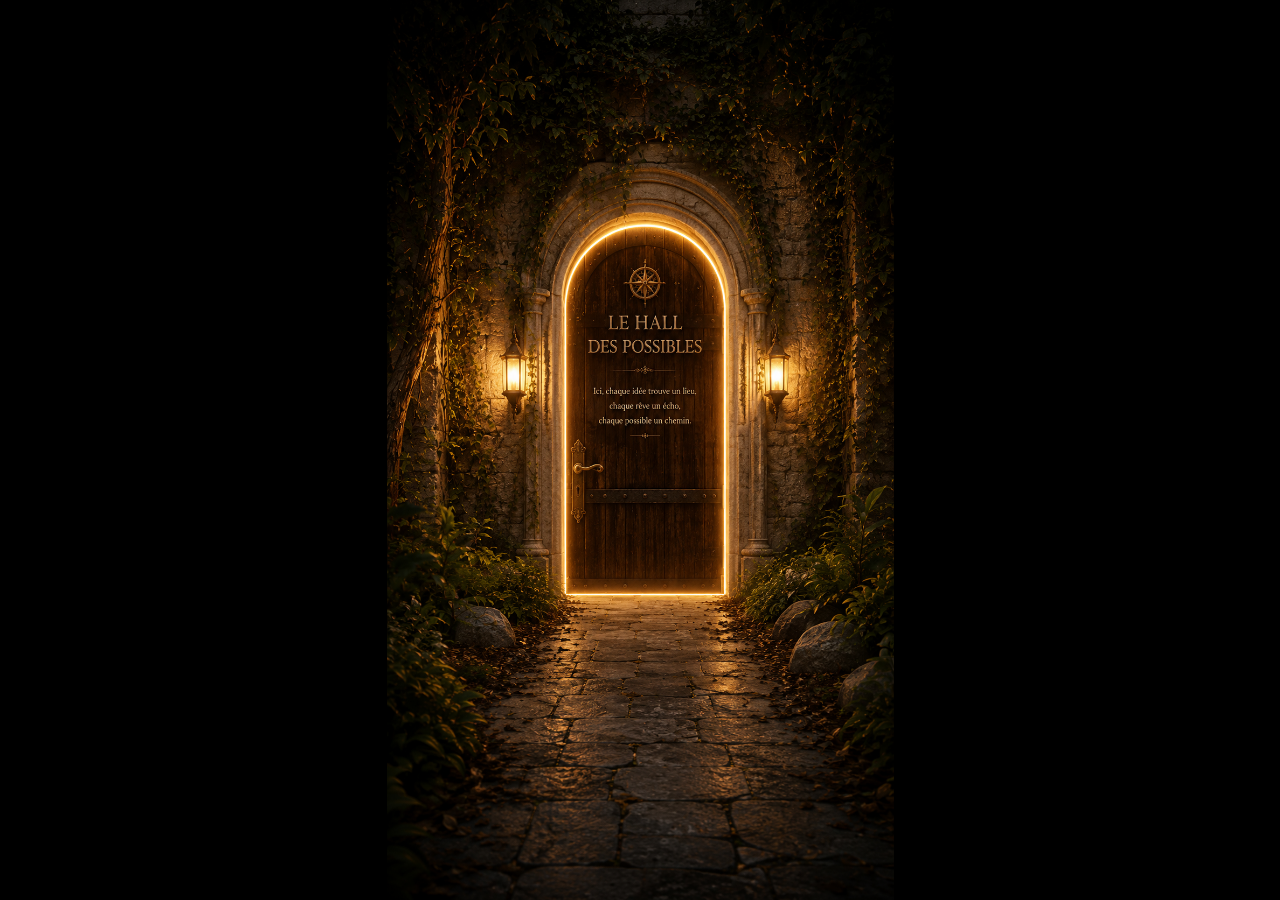
<file: index.html>
<!DOCTYPE html>
<html lang="fr">

<head>

    <meta charset="UTF-8">
    <meta name="viewport" content="width=device-width, initial-scale=1.0">

    <title>Hall des Possibles | Atelier du Seuil – Énigmes et jeux personnalisés</title>

<meta
    name="description"
    content="L'Atelier du Seuil imagine des énigmes, jeux et expériences personnalisées : chasses au trésor, parcours, mini-escape games et jeux de soirée sur mesure."
>

<script type="application/ld+json">
{
  "@context": "https://schema.org",
  "@type": "ProfessionalService",
  "name": "L'Atelier du Seuil",
  "url": "https://halldespossibles.fr/",
  "description": "Création sur mesure d'énigmes, de jeux et d'expériences personnalisées pour particuliers, familles, entreprises, écoles et associations.",
  "knowsAbout": [
    "Énigmes personnalisées",
    "Jeux personnalisés",
    "Chasses au trésor personnalisées",
    "Enquêtes personnalisées",
    "Jeux de soirée personnalisés",
    "Jeux pour anniversaires",
    "Jeux pour mariages",
    "Jeux pour familles",
    "Jeux pour enfants",
    "Jeux pour entreprises",
    "Expériences surprises personnalisées",
    "Jeux de piste",
    "Escape games personnalisés"
  ]
}
</script>
    
    <link rel="stylesheet" href="style.css">
    <link rel="stylesheet" href="bureau.css">

</head>

<body>

    <!-- Le Seuil -->
    <section id="seuil"></section>
    
    <!-- Le Hall -->
    
<main id="hall">

    <div id="hall-scene">

        <img
            id="hall-image"
            src="hall-versionfondatrice.png"
            alt="Le Hall des Possibles">

        <div id="hall-overlay"></div>

    </div>

</main>

    <!-- Le Bureau -->
<section id="bureau" hidden>

    <div id="bureau-scene">

        <img
            id="bureau-image"
            src="bureau.png"
            alt="Le Bureau de l'Atelier du Seuil"
        >

        <div id="bureau-overlay"></div>

    </div>

</section>
    
<script src="registre.js"></script>
<script src="livre-or.js"></script>
<script src="artisan.js"></script>
<script src="hall.js"></script>
<script src="courrier.js"></script>
<script src="supabase.js"></script>    
<script src="moments.js"></script>
<script src="bureau.js"></script>   
    
</body>

</html>
</file>
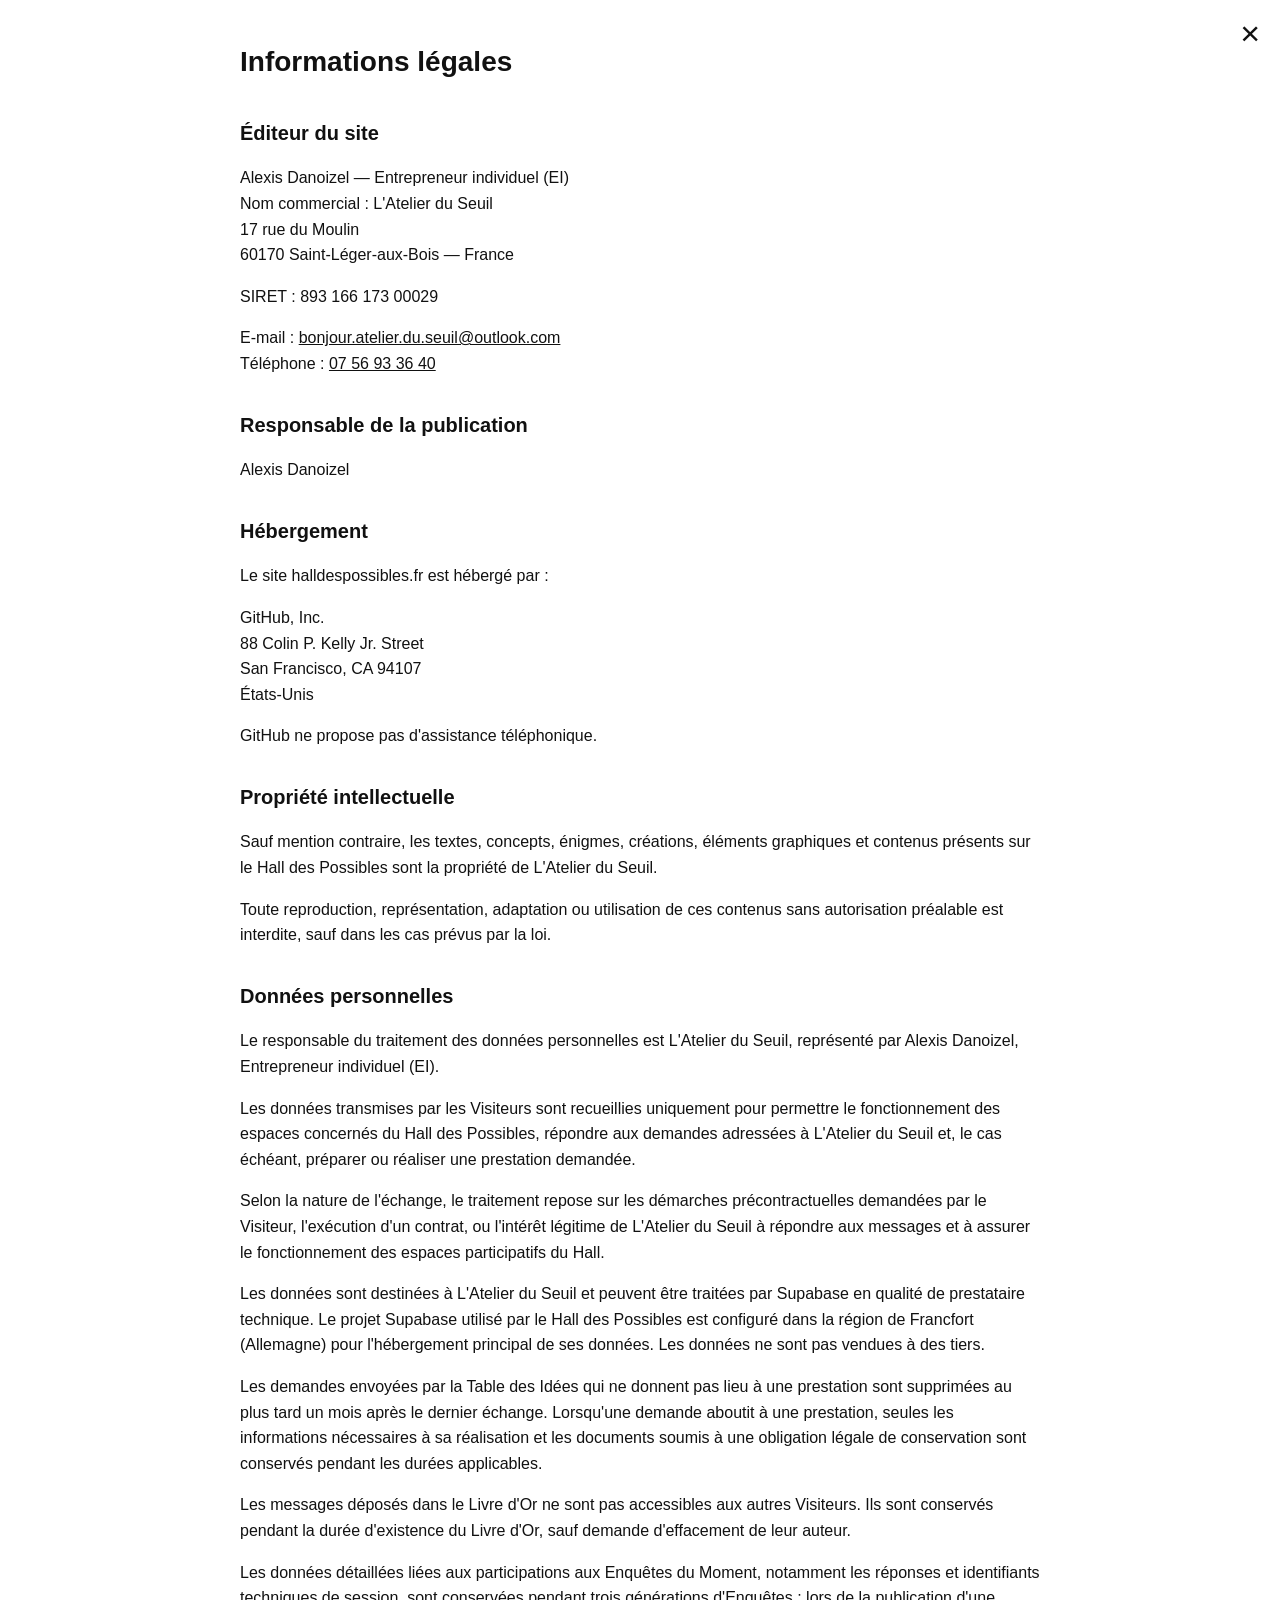
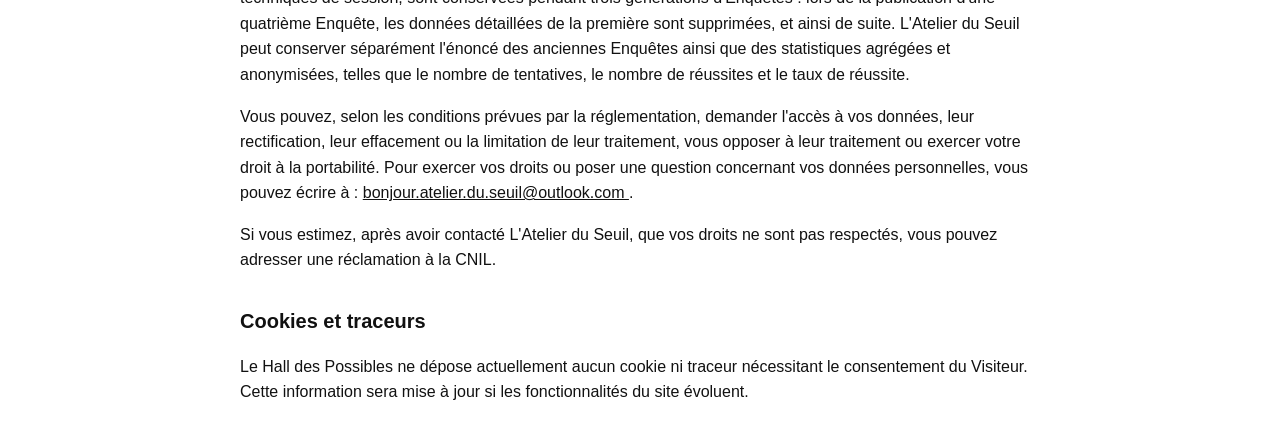
<file: informations-legales.html>
<!DOCTYPE html>
<html lang="fr">
<head>
  <meta charset="UTF-8">
  <meta name="viewport" content="width=device-width, initial-scale=1.0">
  <title>Informations légales — Hall des Possibles</title>

  <style>
    body {
      max-width: 800px;
      margin: 40px auto;
      padding: 0 20px;
      font-family: Arial, Helvetica, sans-serif;
      line-height: 1.6;
      color: #111;
      background: #fff;
    }

    h1 {
      font-size: 28px;
      margin-bottom: 30px;
    }

    h2 {
      font-size: 20px;
      margin-top: 32px;
    }

    a {
      color: #111;
    }

.fermer-informations {
    position: fixed;
    top: 16px;
    right: 20px;
    color: #111;
    text-decoration: none;
    font-family: Arial, Helvetica, sans-serif;
    font-size: 34px;
    line-height: 1;
    cursor: pointer;
}
    
  </style>

</head>

<body>

  <a href="#" class="fermer-informations" aria-label="Retour au Hall" onclick="history.back(); return false;">×</a>

  <h1>Informations légales</h1>

  <h2>Éditeur du site</h2>

  <p>
    Alexis Danoizel — Entrepreneur individuel (EI)<br>
    Nom commercial : L'Atelier du Seuil<br>
    17 rue du Moulin<br>
    60170 Saint-Léger-aux-Bois — France
  </p>

  <p>
    SIRET : 893 166 173 00029
  </p>

  <p>
    E-mail :
    <a href="mailto:bonjour.atelier.du.seuil@outlook.com">
      bonjour.atelier.du.seuil@outlook.com
    </a><br>

    Téléphone :
    <a href="tel:+33756933640">
      07 56 93 36 40
    </a>
  </p>

  <h2>Responsable de la publication</h2>

  <p>
    Alexis Danoizel
  </p>

  <h2>Hébergement</h2>

  <p>
    Le site halldespossibles.fr est hébergé par :
  </p>

  <p>
    GitHub, Inc.<br>
    88 Colin P. Kelly Jr. Street<br>
    San Francisco, CA 94107<br>
    États-Unis
  </p>

  <p>
    GitHub ne propose pas d'assistance téléphonique.
  </p>

  <h2>Propriété intellectuelle</h2>

  <p>
    Sauf mention contraire, les textes, concepts, énigmes, créations,
    éléments graphiques et contenus présents sur le Hall des Possibles
    sont la propriété de L'Atelier du Seuil.
  </p>

  <p>
    Toute reproduction, représentation, adaptation ou utilisation
    de ces contenus sans autorisation préalable est interdite,
    sauf dans les cas prévus par la loi.
  </p>

  <h2>Données personnelles</h2>

  <p>
    Le responsable du traitement des données personnelles est
    L'Atelier du Seuil, représenté par Alexis Danoizel, Entrepreneur individuel (EI).
  </p>

  <p>
    Les données transmises par les Visiteurs sont recueillies uniquement
    pour permettre le fonctionnement des espaces concernés du Hall des Possibles,
    répondre aux demandes adressées à L'Atelier du Seuil et, le cas échéant,
    préparer ou réaliser une prestation demandée.
  </p>

  <p>
    Selon la nature de l'échange, le traitement repose sur les démarches
    précontractuelles demandées par le Visiteur, l'exécution d'un contrat,
    ou l'intérêt légitime de L'Atelier du Seuil à répondre aux messages
    et à assurer le fonctionnement des espaces participatifs du Hall.
  </p>

  <p>
    Les données sont destinées à L'Atelier du Seuil et peuvent être traitées
    par Supabase en qualité de prestataire technique. Le projet Supabase utilisé
    par le Hall des Possibles est configuré dans la région de Francfort (Allemagne)
    pour l'hébergement principal de ses données.
    Les données ne sont pas vendues à des tiers.
  </p>

  <p>
    Les demandes envoyées par la Table des Idées qui ne donnent pas lieu à une
    prestation sont supprimées au plus tard un mois après le dernier échange.
    Lorsqu'une demande aboutit à une prestation, seules les informations nécessaires
    à sa réalisation et les documents soumis à une obligation légale de conservation
    sont conservés pendant les durées applicables.
  </p>

  <p>
    Les messages déposés dans le Livre d'Or ne sont pas accessibles aux autres
    Visiteurs. Ils sont conservés pendant la durée d'existence du Livre d'Or,
    sauf demande d'effacement de leur auteur.
  </p>

  <p>
    Les données détaillées liées aux participations aux Enquêtes du Moment,
    notamment les réponses et identifiants techniques de session, sont conservées
    pendant trois générations d'Enquêtes : lors de la publication d'une quatrième
    Enquête, les données détaillées de la première sont supprimées, et ainsi de suite.
    L'Atelier du Seuil peut conserver séparément l'énoncé des anciennes Enquêtes
    ainsi que des statistiques agrégées et anonymisées, telles que le nombre de
    tentatives, le nombre de réussites et le taux de réussite.
  </p>

  <p>
    Vous pouvez, selon les conditions prévues par la réglementation, demander
    l'accès à vos données, leur rectification, leur effacement ou la limitation
    de leur traitement, vous opposer à leur traitement ou exercer votre droit
    à la portabilité. Pour exercer vos droits ou poser une question concernant
    vos données personnelles, vous pouvez écrire à :
    <a href="mailto:bonjour.atelier.du.seuil@outlook.com">
      bonjour.atelier.du.seuil@outlook.com
    </a>.
  </p>

  <p>
    Si vous estimez, après avoir contacté L'Atelier du Seuil, que vos droits
    ne sont pas respectés, vous pouvez adresser une réclamation à la CNIL.
  </p>

  <h2>Cookies et traceurs</h2>

  <p>
    Le Hall des Possibles ne dépose actuellement aucun cookie ni traceur
    nécessitant le consentement du Visiteur. Cette information sera mise à jour
    si les fonctionnalités du site évoluent.
  </p>

</body>
</html>
</file>
<file: style.css>
/* ==========================================================
   LE HALL DES POSSIBLES
   VERSION FONDATRICE - V1.0.0
   ========================================================== */

*{
    margin:0;
    padding:0;
    box-sizing:border-box;
}

html,
body{
    width:100%;
    height:100%;
    overflow:hidden;
    background:#000;
    font-family:Georgia, serif;
}

#hall{
    position:fixed;
    inset:0;
    overflow:hidden;
    background:#000;
}

#hall-scene{

    position:absolute;

    inset:0;

    display:flex;

    justify-content:center;

    align-items:center;

}

#hall-image{

    display:block;

    max-width:100%;

    max-height:100%;

    object-fit:contain;

    user-select:none;

    -webkit-user-drag:none;

    pointer-events:none;

}

#hall-overlay{

    position:absolute;

    width:100%;

    height:100%;

    pointer-events:none;

}

.hall-element{
    position:absolute;
    pointer-events:auto;
}

#asmep{

   display: none;

    position:absolute;

    user-select:none;

    -webkit-user-drag:none;
}

#fenetre-seuil{

    position:fixed;

    inset:0;

   display:flex;
justify-content:center;
align-items:center;

    background:rgba(0,0,0,.70);

    z-index:1000;

}

#registre-seuil{

    width:min(92vw,760px);

    height:min(80vh,700px);

    margin:auto;

    padding:40px;

    overflow-y:auto;

    background:#efe5c8;

    border:10px solid #5d4125;

    border-radius:6px;

    box-shadow:0 0 40px rgba(0,0,0,.60);

}

#registre-seuil h2{

    text-align:center;

    margin-bottom:30px;

    color:#4b321c;

}

#registre-seuil p{

    line-height:1.8;

    text-align:justify;

    color:#2d2116;

}

#ouvrir-registre{

    display:block;

    margin:40px auto 0;

    padding:14px 28px;

    border:none;

    border-radius:4px;

    background:#6a4929;

    color:#f6eed8;

    font-size:16px;

    cursor:pointer;
}

#ouvrir-registre:hover{

    background:#81552f;
}

#registre-seuil textarea{

    width:100%;

    margin-top:15px;

    padding:15px;

    font-size:16px;

    font-family:Georgia, serif;

    border:1px solid #8b6a48;

    background:#faf4e7;

    resize:vertical;

    box-sizing:border-box;

}

.retour-hall{

    background:none;

    border:none;

    color:#6a4929;

    font-size:15px;

    font-style:italic;

    cursor:pointer;

    margin-bottom:20px;

    padding:0;

}

.retour-hall:hover{

    text-decoration:underline;

}

#seuil{

    position:fixed;

    inset:0;

    background-image:url("porte-seuil-allée.png");

    background-repeat:no-repeat;

    background-position:center;

    background-size:contain;

    background-color:#000;

    z-index:5000;

}

/* ==========================================================
   PIERRE N°12
   LIVRE D'OR
   ========================================================== */

#livre-fond{

    position:fixed;
    inset:0;

    display:flex;
    justify-content:center;
    align-items:center;

    background:rgba(0,0,0,.75);

    z-index:9999;

}

#livre{

    position:relative;

    display:flex;
    justify-content:center;
    align-items:center;

    width:min(82vw,820px);

    max-height:82vh;

}

#livre-image{

    display:block;

    width:100%;

}

/* ==========================================================
   PAGE DROITE
   ========================================================== */

#zone-plume{

    position:absolute;

    top:0;

    right:0;

    width:50%;

    height:100%;

    background:transparent;

    border:none;

    cursor:pointer;

}

/* ==========================================================
   CHAMPS DU LIVRE D'OR
   ========================================================== */

#trace-nom{

    position:absolute;

    top:17%;
    left:12%;

    width:30%;

    border:none;
    outline:none;

    background:transparent;

    font-family:Georgia, serif;
    font-size:20px;
    color:#3b2b1d;

}

#trace-message{

    position:absolute;

    top:28%;
    left:12%;

    width:33%;
    height:46%;

    resize:none;

    border:none;
    outline:none;

    background:transparent;

    font-family:Georgia, serif;
    font-size:18px;
    line-height:1.6;
    color:#3b2b1d;

}

/* ==========================================================
   PAGE FINALE DU LIVRE D'OR
   ========================================================== */

#trace-remerciement{

    position:absolute;

    top:24%;
    left:10%;

    width:34%;

    font-family:Georgia, serif;
    font-size:1vw;
    line-height:1.8;

    color:#5a4a39;

    text-align:center;

}

#zone-fermer-livre{

    position:absolute;

    top:0;
    right:0;

    width:50%;
    height:100%;

    cursor:pointer;

    background:transparent;

}

#reflexion-du-seuil {
    position:absolute;
    left:50%;
    top:50%;
    transform:translate(-50%,-50%) rotate(-0.6deg);

    width:min(84vw,620px);
    min-height:300px;

    padding:58px 64px 54px;

    z-index:9999;
    overflow:hidden;

    color:#3b2a1d;

    background:
        radial-gradient(circle at 18% 20%, rgba(102,67,32,.11), transparent 24%),
        radial-gradient(circle at 84% 78%, rgba(102,67,32,.08), transparent 27%),
        linear-gradient(145deg,#d8bd87 0%,#cdae72 58%,#b99159 100%);

    border:1px solid rgba(91,61,31,.48);
    border-radius:5px 9px 6px 8px;

    box-shadow:
        0 16px 42px rgba(0,0,0,.55),
        inset 0 0 34px rgba(94,55,20,.16);

    isolation:isolate;
}

#reflexion-du-seuil[hidden] {
    display:none;
}

#reflexion-du-seuil::before {
    content:"";
    position:absolute;
    inset:13%;
    z-index:-1;

    background:url("logo-atelier-du-seuil.png") center/contain no-repeat;
    opacity:.07;
    filter:sepia(.7) saturate(.6) contrast(.9);
    pointer-events:none;
}

#reflexion-du-seuil::after {
    content:"";
    position:absolute;
    inset:0;
    z-index:-1;
    pointer-events:none;

    background:
        repeating-linear-gradient(0deg, transparent 0 5px, rgba(71,43,19,.025) 6px),
        linear-gradient(90deg, rgba(255,248,220,.09), transparent 18%, transparent 82%, rgba(83,49,20,.08));
}

.reflexion-texte {
    position:relative;
    z-index:1;

    margin:0;
    max-width:100%;

    font-family:"Segoe Print", "Bradley Hand", "Comic Sans MS", "URW Chancery L", cursive;
    font-size:clamp(21px,3.6vw,34px);
    line-height:1.55;
    letter-spacing:.015em;
    font-weight:400;

    color:#3c2a1c;
    text-shadow:0 .35px rgba(45,28,15,.35);
}

#reflexion-fermer {
    position:absolute;
    top:12px;
    right:14px;
    z-index:2;

    width:34px;
    height:34px;
    padding:0;

    border:1px solid rgba(80,50,27,.5);
    border-radius:50%;
    background:rgba(64,42,24,.86);

    color:#efe1bd;
    font:28px/30px Georgia,serif;
    cursor:pointer;

    box-shadow:0 2px 5px rgba(0,0,0,.28);
}

#reflexion-fermer:hover {
    background:rgba(77,49,27,.96);
}

#reflexion-du-seuil:not([hidden]) {
    animation:deployer-reflexion .24s ease-out both;
}

@keyframes deployer-reflexion {
    from {
        opacity:0;
        transform:translate(-50%,-48%) rotate(-0.6deg) scale(.96);
    }
    to {
        opacity:1;
        transform:translate(-50%,-50%) rotate(-0.6deg) scale(1);
    }
}

@media(max-width:700px) {
    #reflexion-du-seuil {
        width:min(86vw,620px);
        min-height:270px;
        padding:48px 38px 42px;
    }

    .reflexion-texte {
        font-size:clamp(20px,5.4vw,29px);
        line-height:1.5;
    }
}


/* ==========================================================
   ENQUÊTE DU MOMENT
   ========================================================== */
#enveloppe-enquete{
    position:absolute;
    aspect-ratio:1.48/1;
    padding:0;
    border:0;
    background:transparent;
    cursor:pointer;
    z-index:120;

    /* Posée, pas affichée : très légère perspective et ombre de contact. */
    transform:translate(-50%,-50%) rotate(-6deg) skewX(-2deg) scaleY(.92);
    transform-origin:center bottom;
    filter:drop-shadow(2px 3px 2px rgba(0,0,0,.56));
    transition:transform .22s ease,filter .22s ease;
}

#enveloppe-enquete:hover{
    /* Le Seuil n'appelle pas : l'objet réagit à peine lorsqu'on le découvre. */
    transform:translate(-50%,-51%) rotate(-5deg) skewX(-2deg) scaleY(.93);
    filter:drop-shadow(2px 4px 2px rgba(0,0,0,.60));
}

.enveloppe-corps{
    position:absolute;
    inset:0;
    display:block;
    overflow:hidden;
    border:1px solid rgba(91,61,31,.38);
    border-radius:1px;
    background:
    linear-gradient(155deg, rgba(255,246,219,.15), transparent 34%),
    linear-gradient(145deg, #75614a 0%, #66513c 54%, #513d2c 100%);
    box-shadow:
        inset 0 0 9px rgba(76,45,17,.18),
        inset 0 1px rgba(255,244,211,.32),
        0 1px 0 rgba(54,32,14,.25);
}

/* Petites irrégularités de papier : visibles seulement lorsqu'on regarde. */
.enveloppe-corps::before,
.enveloppe-corps::after{
    content:"";
    position:absolute;
    bottom:-36%;
    width:72%;
    height:90%;
    background:linear-gradient(160deg,#5d4935,#443326);
    border-top:1px solid rgba(93,61,28,.18);
}
.enveloppe-corps::before{left:-23%;transform:rotate(35deg)}
.enveloppe-corps::after{right:-23%;transform:rotate(-35deg)}

.enveloppe-rabat{
    position:absolute;
    left:7%;
    right:7%;
    top:-35%;
    height:82%;
    background: linear-gradient(145deg,#6b5740,#4b3828);
    border:1px solid rgba(90,59,28,.18);
    transform:rotate(45deg);
}

.enveloppe-logo{
    position:absolute;
    left:50%;
    top:53%;
    transform:translate(-50%,-50%);
    z-index:4;
    width:22%;
    height:auto;
    opacity:.58;
    mix-blend-mode:multiply;
    filter:sepia(.42) saturate(.76) contrast(.90) brightness(.90);
}

.enveloppe-sceau{display:none;position:absolute;left:50%;top:49%;transform:translate(-50%,-50%);z-index:7;width:30%;aspect-ratio:1;align-items:center;justify-content:center;border-radius:50%;background:radial-gradient(circle at 38% 32%,#a84c3e,#6e211d 72%);border:2px solid #5b1917;box-shadow:0 2px 5px rgba(0,0,0,.45);color:#d9a18e;font-size:clamp(7px,.72vw,14px);font-weight:bold;}
#enveloppe-enquete.est-classee .enveloppe-logo{display:none} #enveloppe-enquete.est-classee .enveloppe-sceau{display:flex} #enveloppe-enquete.est-classee{cursor:default} #enveloppe-enquete.vient-detre-classee .enveloppe-sceau{animation:poser-sceau .5s ease-out both}
@keyframes poser-sceau{0%{transform:translate(-50%,-50%) scale(1.8);opacity:0}70%{transform:translate(-50%,-50%) scale(.92);opacity:1}100%{transform:translate(-50%,-50%) scale(1);opacity:1}}

#enquete-fond{position:fixed;inset:0;display:flex;justify-content:center;align-items:center;padding:5vh 4vw;background:rgba(0,0,0,.78);z-index:12000;perspective:1200px;}
#enquete-scene-enveloppe{position:absolute;width:min(62vw,440px);aspect-ratio:1.48/1;z-index:3;transform-style:preserve-3d;pointer-events:none;}
.enveloppe-grand-format{position:absolute;inset:0;transform-style:preserve-3d;}
.face{position:absolute;inset:0;backface-visibility:hidden;border:1px solid #b8b3a7;border-radius:4px;background:linear-gradient(145deg,#eee4cc,#d8c9a8);box-shadow:0 18px 45px rgba(0,0,0,.5);overflow:hidden;}
.face-dos{transform:rotateY(180deg);overflow:visible;}
.logo-grand-format{position:absolute;width:31%;height:auto;left:50%;top:50%;transform:translate(-50%,-50%);mix-blend-mode:multiply;}
.poche-grand-format{position:absolute;inset:0;overflow:hidden;background:linear-gradient(145deg,#eee4cc,#d8c9a8);clip-path:polygon(0 30%,50% 66%,100% 30%,100% 100%,0 100%);z-index:3;}
.rabat-grand-format{position:absolute;left:0;right:0;top:0;height:62%;background:#e9ddc2;clip-path:polygon(0 0,100% 0,50% 100%);transform-origin:top center;z-index:4;backface-visibility:visible;}
#enquete-feuille{position:relative;z-index:2;width:min(90vw,720px);max-height:86vh;overflow:auto;padding:clamp(30px,5vw,58px);background:#e9d8ad;color:#382817;border:1px solid #9a7647;box-shadow:0 20px 70px rgba(0,0,0,.65),inset 0 0 50px rgba(99,64,28,.12);opacity:0;transform:translateY(16%) scale(.56);}
#enquete-feuille::after{content:"";pointer-events:none;position:absolute;inset:0;opacity:.16;background:repeating-linear-gradient(0deg,transparent 0 5px,rgba(78,48,19,.06) 6px)}
#enquete-fermer{position:absolute;right:18px;top:12px;z-index:2;border:0;background:none;color:#725431;font:30px Georgia,serif;cursor:pointer}
#enquete-categorie{position:relative;z-index:1;margin-bottom:10px;font-size:12px;letter-spacing:.24em;text-transform:uppercase;color:#765b39}
#enquete-titre{position:relative;z-index:1;margin:0 0 32px;font-size:clamp(22px,4vw,34px);font-weight:normal;color:#3b2918}
#enquete-contenu{position:relative;z-index:1;min-height:150px;white-space:pre-wrap;font-size:clamp(16px,2.2vw,20px);line-height:1.8}
#enquete-formulaire{position:relative;z-index:1;margin-top:34px} #enquete-formulaire label{display:block;margin-bottom:8px;font-size:14px;font-style:italic;color:#6d5131}
#enquete-proposition,#enquete-visiteur{width:100%;padding:10px 4px;border:0;border-bottom:1px solid #745432;outline:none;background:transparent;color:#332313;font:18px Georgia,serif}
#enquete-confier,#enquete-choix button{border:0;background:none;color:#604321;font:italic 16px Georgia,serif;cursor:pointer} #enquete-confier{display:block;margin:26px auto 0} #enquete-choix{position:relative;z-index:1;margin-top:42px;text-align:center} #enquete-choix button{display:block;margin:18px auto} #enquete-confier:hover,#enquete-choix button:hover{text-decoration:underline}

/* Ouverture complète : 1,8 seconde. */
.anime-ouverture #enquete-scene-enveloppe{animation:scene-entree 1.8s ease both}
.anime-ouverture .enveloppe-grand-format{animation:retourner-enveloppe 1.8s ease both}
.anime-ouverture .rabat-grand-format{animation:ouvrir-rabat 1.8s ease both}
.anime-ouverture #enquete-feuille{animation:sortir-feuille 1.8s ease both}
@keyframes scene-entree{0%{transform:scale(.34);opacity:0}12%{transform:scale(.72);opacity:1}72%{opacity:1}100%{transform:scale(1);opacity:0}}
@keyframes retourner-enveloppe{0%,18%{transform:rotateY(0)}45%,100%{transform:rotateY(180deg)}}
@keyframes ouvrir-rabat{0%,48%{transform:rotateX(0)}70%,100%{transform:rotateX(178deg);z-index:1}}
@keyframes sortir-feuille{0%,58%{opacity:0;transform:translateY(16%) scale(.56)}66%{opacity:1}100%{opacity:1;transform:translateY(0) scale(1)}}

/* Fermeture sans classement : même geste en sens inverse, 1,8 seconde. */
.anime-fermeture #enquete-scene-enveloppe,.anime-classement #enquete-scene-enveloppe{animation:scene-sortie 1.8s ease both}
.anime-fermeture .enveloppe-grand-format,.anime-classement .enveloppe-grand-format{animation:retourner-enveloppe-fermeture 1.8s ease both}
.anime-fermeture .rabat-grand-format,.anime-classement .rabat-grand-format{animation:fermer-rabat 1.8s ease both}
.anime-fermeture #enquete-feuille,.anime-classement #enquete-feuille{animation:rentrer-feuille 1.8s ease both}
@keyframes rentrer-feuille{0%{opacity:1;transform:translateY(0) scale(1)}38%{opacity:1;transform:translateY(16%) scale(.56)}46%,100%{opacity:0;transform:translateY(16%) scale(.56)}}
@keyframes fermer-rabat{0%,38%{transform:rotateX(178deg);z-index:1}62%,100%{transform:rotateX(0);z-index:4}}
@keyframes retourner-enveloppe-fermeture{0%,58%{transform:rotateY(180deg)}82%,100%{transform:rotateY(0)}}
@keyframes scene-sortie{0%{transform:scale(1);opacity:0}20%{opacity:1}82%{transform:scale(.72);opacity:1}100%{transform:scale(.34);opacity:0}}

@media(max-width:700px){#enquete-feuille{padding:34px 26px}#enquete-contenu{min-height:120px}#enquete-scene-enveloppe{width:min(78vw,420px)}}


#papier-reflexion {
    position: absolute;

    width: 9px;
    height: 14px;

    padding: 0;
    border: 1px solid rgba(90, 63, 35, 0.38);

    background:
        linear-gradient(
            145deg,
            #9b8058 0%,
            #846943 55%,
            #6f5435 100%
        );

    box-shadow:
        0 2px 3px rgba(0, 0, 0, 0.5),
        inset 0 0 5px rgba(91, 58, 24, 0.2);

    transform: rotate(-3deg) scaleX(0.18);
    transform-origin: center bottom;

    cursor: pointer;
    z-index: 120;

    pointer-events: auto;

    opacity: 0.92;
}

/* ==========================================================
   INFORMATIONS LÉGALES
   ========================================================== */

#pages-jaunes {
    height: auto;
    user-select: none;
    -webkit-user-drag: none;

    filter: drop-shadow(2px 3px 3px rgba(0, 0, 0, 0.55));

    transition:
        transform 0.18s ease,
        filter 0.18s ease;
}

#pages-jaunes:hover {
    transform: rotate(-5deg) scale(1.03) !important;
    filter: drop-shadow(3px 5px 4px rgba(0, 0, 0, 0.65));
}

/* ==========================================================
   RESPIRATION D'ASMEP
   ========================================================== */

.asmep-respire{

    animation: respirationASMEP 4s ease-in-out infinite;

}

@keyframes respirationASMEP{

    0%{

        transform:translateY(0px);

    }

    50%{

        transform:translateY(-2px);

    }

    100%{

        transform:translateY(0px);

    }

}

/* ==========================================================
   AJUSTEMENTS PC UNIQUEMENT
   Pages Jaunes + Réflexion du Moment
   Le rendu téléphone reste inchangé.
   ========================================================== */
@media (min-width: 701px) {

    /* Informations : posées sur la table basse */
    #pages-jaunes {
        left: 73% !important;
        top: 77% !important;
        transform: rotate(-5deg) !important;
    }

    /* Réflexion : même zone, mais réellement visible et cliquable */
    #papier-reflexion {
        width: 18px;
        height: 26px;
        transform: rotate(-3deg) scaleX(0.58);
        opacity: 1;
        z-index: 180;
    }
}

/* ==========================================================
   EXPÉRIENCE MOBILE DU HALL
   Entrer dans la pièce et regarder autour de soi
   ========================================================== */

@media (max-width: 700px) {

    #hall {
        touch-action: none;
    }

    #hall-scene {
        --hall-pan-x: 0px;

        transform:
            translateX(var(--hall-pan-x))
            scale(2.1);

        transform-origin: center center;

        will-change: transform;
    }
}

/* ==========================================================
   ENQUÊTE DU MOMENT — VISIBILITÉ MOBILE
   ========================================================== */

@media (max-width: 700px) {

    #enveloppe-enquete {
        transform:
            translate(-50%, -50%)
            rotate(-6deg)
            skewX(-2deg)
            scale(1.25);

        filter:
            brightness(1.22)
            drop-shadow(3px 4px 3px rgba(0,0,0,.68));
    }
}

/* ==========================================================
   ACCÈS AU BUREAU
   ========================================================== */

#panneau-bureau {
    position: absolute;

    transform:
        translate(-50%, -50%)
        rotate(-1.5deg);

    padding: 4px 8px 4px;

    border: 1px solid #725632;
    border-radius: 1px;

    background:
        linear-gradient(
            145deg,
            #29231b,
            #17130f 65%,
            #0e0c09
        );

    color: #c5a36a;

    font-family: Georgia, serif;

    cursor: pointer;

    z-index: 160;

    box-shadow:
        2px 4px 6px rgba(0,0,0,.65),
        inset 0 0 8px rgba(185,145,79,.08);

    transition: filter .18s ease;
}

#panneau-bureau:hover {
    filter: brightness(1.12);
}

.panneau-bureau-titre {
    display: block;

    font-size: clamp(7px, 0.6vw, 10px);

    letter-spacing: 0.10em;
}

.panneau-bureau-indication {
    display: block;

    margin-top: 2px;

    font-size: clamp(7px, 0.55vw, 9px);

    line-height: 1;
}

@media (max-width: 700px) {

    #panneau-bureau {
        padding: 2px 4px;

        transform:
            translate(-50%, -50%)
            rotate(-1.5deg)
            scale(0.45);
    }

    #panneau-bureau:hover {
        filter: brightness(1.12);
    }

    .panneau-bureau-titre {
        font-size: 8px;
        letter-spacing: 0.10em;
    }

    .panneau-bureau-indication {
        margin-top: 1px;
        font-size: 7px;
    }
}
</file>
<file: bureau.css>
/* ==========================================================
   LE BUREAU
   VERSION 0.1
   ========================================================== */

#bureau {
    position: fixed;
    inset: 0;

    overflow: hidden;

    background: #000;

    z-index: 3000;
}

#bureau[hidden] {
    display: none;
}

#bureau-scene {
    position: absolute;
    inset: 0;

    display: flex;
    justify-content: center;
    align-items: center;
}

#bureau-image {
    display: block;

    max-width: 100%;
    max-height: 100%;

    object-fit: contain;

    user-select: none;
    -webkit-user-drag: none;

    pointer-events: none;
}

#bureau-overlay {
    position: absolute;
    inset: 0;
   
    width: 100%;
    height: 100%;

    pointer-events: none;
}

/* ==========================================================
   SORTIE DU BUREAU
   ========================================================== */

#bureau-overlay {
    pointer-events: none;
}

#sortie-bureau {
    position: absolute;

    left: 0;
    top: 0;

    width: 22%;
    height: 100%;

    padding: 0;
    border: 0;

    background: transparent;

    cursor: pointer;
    pointer-events: auto;
}

/* ==========================================================
   INFORMATIONS PRATIQUES
   ========================================================== */

/* Zone du dossier présent sur bureau.png */

#dossier-pratique {
    position: absolute;

    left: 62%;
    top: 45%;

    width: 10%;
    height: 14%;

    padding: 0;
    border: 0;

    background: transparent;

    cursor: pointer;
    pointer-events: auto;

    z-index: 20;
}

/* Feuille */
#feuille-pratique {
    position: fixed;

    left: 50%;
    top: 50%;

    width: min(560px, 82vw);
    min-height: 430px;
    max-height: 78vh;

    transform: translate(-50%, -50%);

    box-sizing: border-box;

    padding: 58px 48px 42px;

    overflow-y: auto;

    background:
        linear-gradient(
            105deg,
            #e7dcc2 0%,
            #f0e6cf 48%,
            #e2d5b9 100%
        );

    color: #2d251b;

    border: 1px solid #8f7a58;

    box-shadow:
        0 15px 45px rgba(0, 0, 0, 0.72),
        inset 0 0 35px rgba(100, 72, 35, 0.10);

    font-family: Georgia, serif;

    z-index: 5000;
}

#feuille-pratique[hidden] {
    display: none;
}

/* Coin corné — quelque chose se cache derrière la feuille */
#feuille-pratique::after {
    content: "";

    position: absolute;
    left: -1px;
    top: -1px;

    width: 42px;
    height: 42px;

    background:
        linear-gradient(
            135deg,
            #c8b894 0%,
            #dfd2b5 48%,
            #8f7a58 50%,
            #f0e6cf 53%,
            #e7dcc2 100%
        );

    clip-path: polygon(0 0, 100% 0, 0 100%);

    filter: drop-shadow(3px 3px 3px rgba(70, 50, 25, 0.20));

    pointer-events: none;
}

#coin-feuillets {
    position: absolute;
    left: 0;
    top: 0;

    width: 55px;
    height: 55px;

    padding: 0;
    border: 0;
    background: transparent;

    cursor: pointer;
    z-index: 10;
}

/* ==========================================================
   FEUILLETS DU SEUIL
   ========================================================== */

#feuille-feuillets {
    position: fixed;

    left: 50%;
    top: 50%;

    width: min(560px, 82vw);
    min-height: 430px;
    max-height: 78vh;

    transform: translate(-50%, -50%);

    box-sizing: border-box;

    padding: 58px 48px 42px;

    background:
        linear-gradient(
            105deg,
            #ded1b4 0%,
            #eadfc6 48%,
            #d8c9a9 100%
        );

    color: #2d251b;

    border: 1px solid #806c4d;

    box-shadow:
        0 15px 45px rgba(0, 0, 0, 0.72),
        inset 0 0 35px rgba(100, 72, 35, 0.12);

    font-family: Georgia, serif;

    z-index: 4999;
}

.grille-feuillets {
    display: grid;
    grid-template-columns: repeat(3, 1fr);

    margin-top: 38px;

    border-top: 1px solid rgba(89, 74, 53, 0.45);
    border-left: 1px solid rgba(89, 74, 53, 0.45);
}

.grille-feuillets > .case-feuillet {
    display: flex;
    flex-direction: column;
    align-items: center;
    justify-content: center;

    min-height: 110px;
    padding: 8px;

    box-sizing: border-box;
   
    border: 0;
    border-right: 1px solid rgba(89, 74, 53, 0.45);
    border-bottom: 1px solid rgba(89, 74, 53, 0.45);

    text-align: center;
       background: transparent;
    color: inherit;
    font-family: Georgia, serif;
    cursor: pointer;
}

.case-feuillet img {
    display: block;

    width: 72px;
    height: 72px;

    object-fit: contain;

    margin-bottom: 5px;
}

.case-feuillet span {
    font-size: 12px;
    line-height: 1.15;
}
   
   .note-feuillets {
    margin-top: 18px;

    font-size: 12px;
    line-height: 1.45;

    color: #594a35;
}

.note-feuillets p {
    margin: 0 0 8px;
}

.note-feuillets p:last-child {
    margin-bottom: 0;
}

.note-feuillets strong {
    font-weight: normal;
    font-style: italic;
}

/* Feuillet ouvert */
.retour-feuillets {
    margin: 0 0 28px;

    padding: 0;
    border: 0;
    background: transparent;

    color: #594a35;

    font-family: Georgia, serif;
    font-size: 13px;

    cursor: pointer;
}

.retour-feuillets:hover {
    text-decoration: underline;
}

.texte-feuillet {
    margin-top: 32px;

    font-size: 16px;
    line-height: 1.65;
}

.texte-feuillet p {
    margin: 0 0 20px;
}

.texte-feuillet p:last-child {
    margin-bottom: 0;
}

.texte-feuillet strong {
    font-weight: normal;
}

.texte-feuillet p:first-child {
    font-style: italic;
    font-size: 18px;
    line-height: 1.5;
}

#feuille-feuillets[hidden] {
    display: none;
}

#feuille-feuillets h2 {
    margin: 0;

    text-align: center;

    font-size: 25px;
    font-weight: normal;

    letter-spacing: 0.04em;
}

.fermer-feuille-feuillets {
    position: absolute;

    top: 18px;
    right: 20px;

    padding: 0;

    border: 0;
    background: transparent;

    color: #594a35;

    font-family: Georgia, serif;
    font-size: 25px;
    line-height: 1;

    cursor: pointer;

    opacity: 0.75;
}

.fermer-feuille-feuillets:hover {
    opacity: 1;
}

/* Informations pratiques se soulève */
#feuille-pratique {
    transition:
        transform 650ms ease,
        opacity 500ms ease;
}

#feuille-pratique.feuille-pratique-soulevee {
    transform:
        translate(-50%, -50%)
        translate(-72%, -8%)
        rotate(-7deg);

    opacity: 0;
    pointer-events: none;
}


/* Téléphone */
@media (max-width: 700px) {

    #feuille-feuillets {
        width: 88vw;
        min-height: 0;
        height: 72vh;

               overflow-y: auto;

        padding: 52px 25px 30px;
    }

    #feuille-feuillets h2 {
        font-size: 20px;
    }

    .retour-feuillets {
        margin-bottom: 22px;
        font-size: 11px;
    }

    .texte-feuillet {
        margin-top: 25px;
        font-size: 14px;
        line-height: 1.55;
    }

    .texte-feuillet p {
        margin-bottom: 17px;
    }

    .texte-feuillet p:first-child {
        font-size: 16px;
    }
   
}

/* Titre */
#feuille-pratique h2 {
    margin: 0 0 32px;

    text-align: center;

    font-size: 25px;
    font-weight: normal;

    letter-spacing: 0.04em;
}


/* Croix */
.fermer-feuille-pratique {
    position: absolute;

    top: 13px;
    right: 17px;

    border: 0;
    padding: 3px 7px;

    background: transparent;

    color: #382d20;

    font-family: Georgia, serif;
    font-size: 25px;

    cursor: pointer;
}


/* Retour */
.retour-sommaire-pratique {
    position: absolute;

    top: 18px;
    left: 20px;

    border: 0;
    padding: 0;

    background: transparent;

    color: #594832;

    font-family: Georgia, serif;
    font-size: 13px;

    cursor: pointer;
}

.retour-sommaire-pratique:hover {
    text-decoration: underline;
}


/* Sommaire */
.sommaire-pratique {
    display: flex;
    flex-direction: column;

    gap: 8px;
}

.sommaire-pratique button {
    padding: 11px 5px;

    border: 0;
    border-bottom: 1px solid rgba(77, 59, 37, 0.25);

    background: transparent;

    color: #33291d;

    text-align: left;

    font-family: Georgia, serif;
    font-size: 16px;

    cursor: pointer;
}

.sommaire-pratique button:hover {
    padding-left: 10px;
}


/* Contenu */
.contenu-pratique {
    font-size: 16px;
    line-height: 1.65;
}

.contenu-pratique p {
    margin: 0 0 18px;
}

.phrase-seuil {
    margin-bottom: 28px !important;

    text-align: center;

    font-style: italic;
    font-size: 18px;
}


/* Téléphone */
@media (max-width: 700px) {

    #feuille-pratique {
        width: 88vw;
        min-height: 0;
        max-height: 72vh;

        padding: 52px 25px 30px;
    }

    #feuille-pratique h2 {
        margin-bottom: 25px;

        font-size: 20px;
    }

    .sommaire-pratique button {
        font-size: 14px;
    }

    .contenu-pratique {
        font-size: 14px;
        line-height: 1.55;
    }

    .phrase-seuil {
        font-size: 16px;
    }

    .retour-sommaire-pratique {
        left: 15px;

        font-size: 11px;
    }
}
</file>
